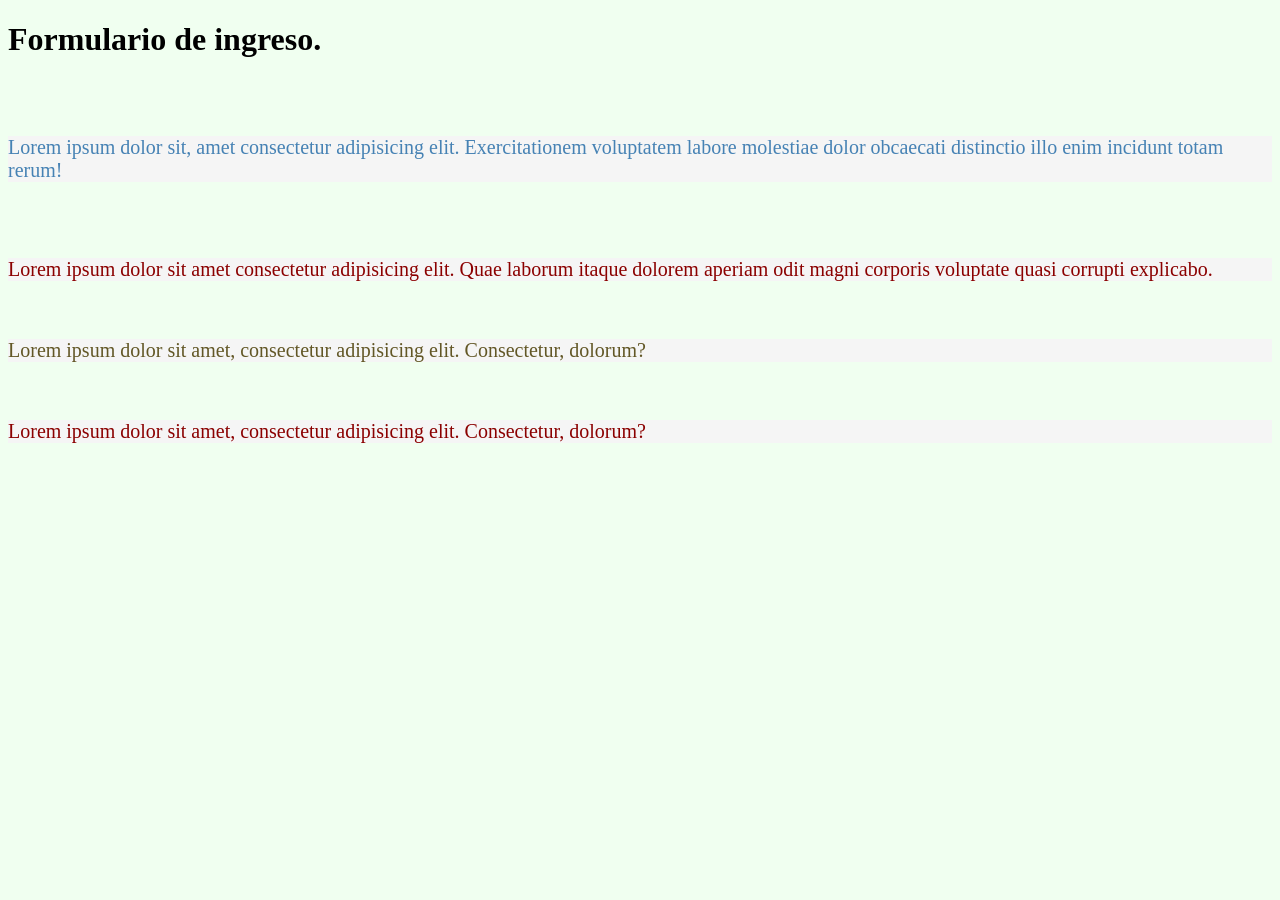
<file: 20-3-2023/index.html>
<!DOCTYPE html>
<html lang="en">
<head>
    <meta charset="UTF-8">
    <meta http-equiv="X-UA-Compatible" content="IE=edge">
    <meta name="viewport" content="width=device-width, initial-scale=1.0">
    <link href="css/style.css" rel="stylesheet">
    <title>Document</title>
</head>
<body>
    <h1>Formulario de ingreso.</h1>
    <br><br>

    <p>Lorem ipsum dolor sit, amet consectetur adipisicing elit. Exercitationem voluptatem labore molestiae dolor obcaecati distinctio illo enim incidunt totam rerum!</p>
    <br><br>
    <p class="textos">Lorem ipsum dolor sit amet consectetur adipisicing elit. Quae laborum itaque dolorem aperiam odit magni corporis voluptate quasi corrupti explicabo.</p>
    <br>
    <p id="parrafo"> Lorem ipsum dolor sit amet, consectetur adipisicing elit. Consectetur, dolorum? </p>
    <br>
    <p class="textos"> Lorem ipsum dolor sit amet, consectetur adipisicing elit. Consectetur, dolorum? </p>
</body>
</html>
</file>
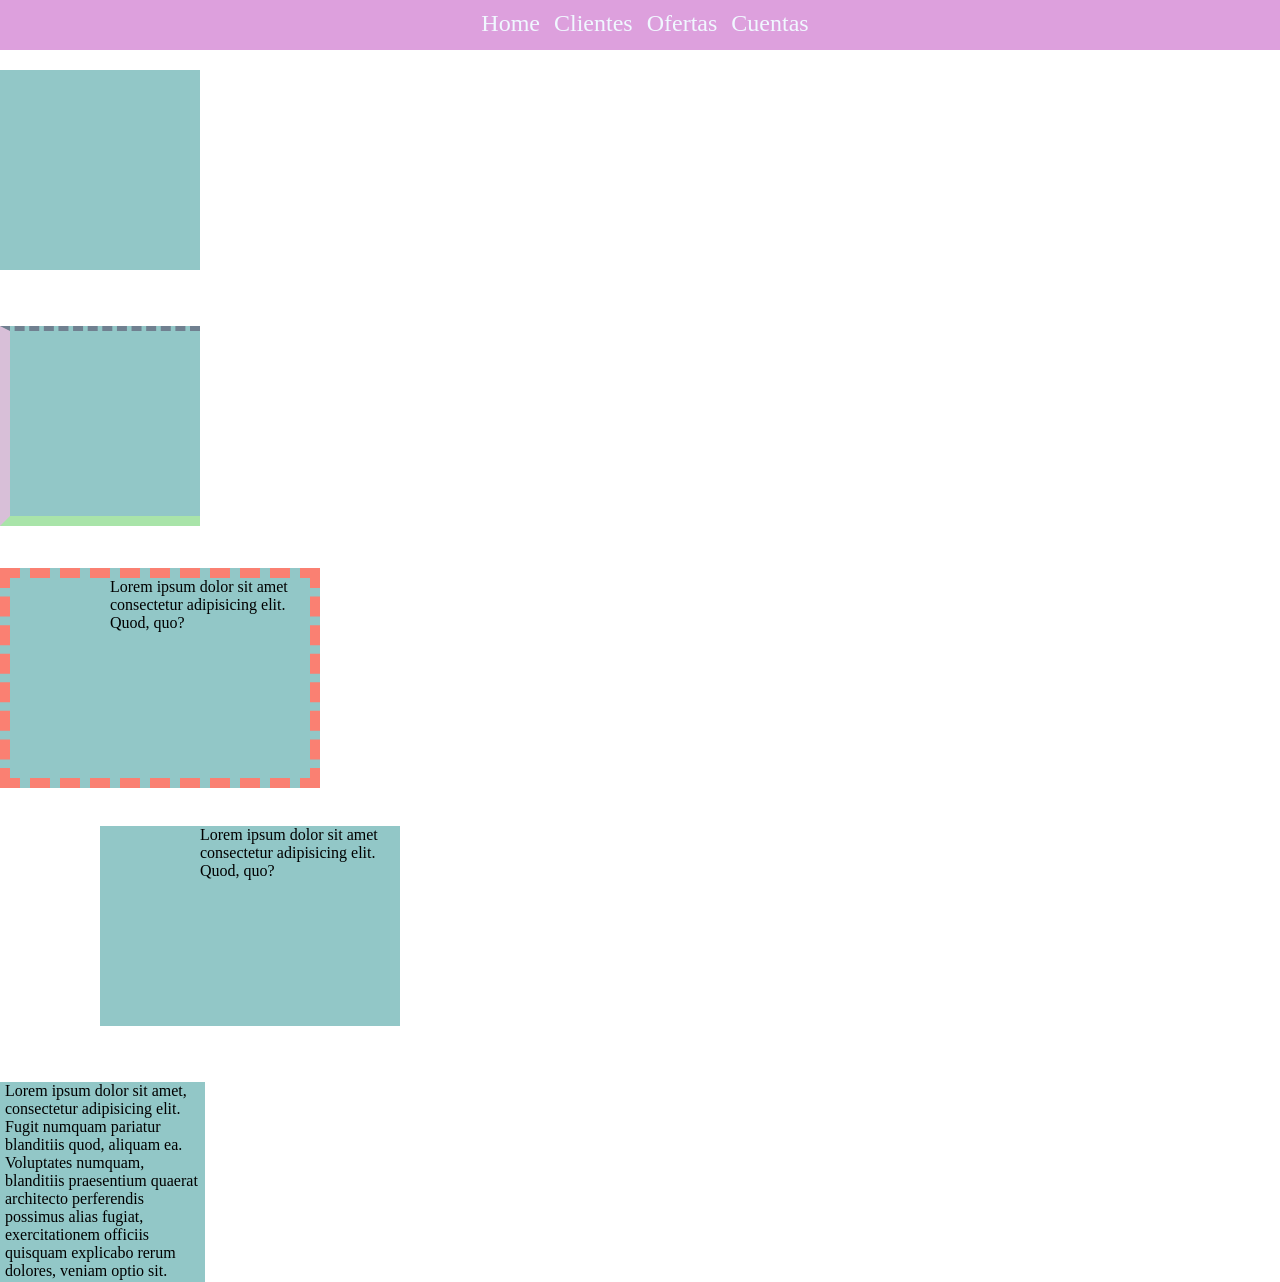
<file: 27-3-2023/index.html>
<!DOCTYPE html>
<html lang="en">
<head>
    <meta charset="UTF-8">
    <meta http-equiv="X-UA-Compatible" content="IE=edge">
    <link rel="stylesheet" href="css/style.css">
    <title>27/3/23</title>
</head>
<body>
    <ul class="menu">
        <li><a href="#"> Home</li></a>
        <li><a href="#">Clientes</li></a>
        <li><a href="#">Ofertas</li></a>
        <li><a href="#">Cuentas</li></a>
    </ul>



    <div class="caja1"></div>
    <br><br>
    <div class="caja2"></div>
    <br><br>
    <div class="caja3">
        <p>Lorem ipsum dolor sit amet consectetur adipisicing elit. Quod, quo?</p>
    </div>
    <br><br>
    <div class="caja4">
        <p>Lorem ipsum dolor sit amet consectetur adipisicing elit. Quod, quo?</p>
    </div>
    <br><br>
    <div class="caja5">
        <p>Lorem ipsum dolor sit amet, consectetur adipisicing elit. Fugit numquam pariatur blanditiis quod, aliquam ea. Voluptates numquam, blanditiis praesentium quaerat architecto perferendis possimus alias fugiat, exercitationem officiis quisquam explicabo rerum dolores, veniam optio sit. Corporis unde nihil dicta ullam ab voluptas odit excepturi, odio dignissimos minus asperiores repellat illo architecto?</p>
    </div>

    

</body>
</html>
</file>
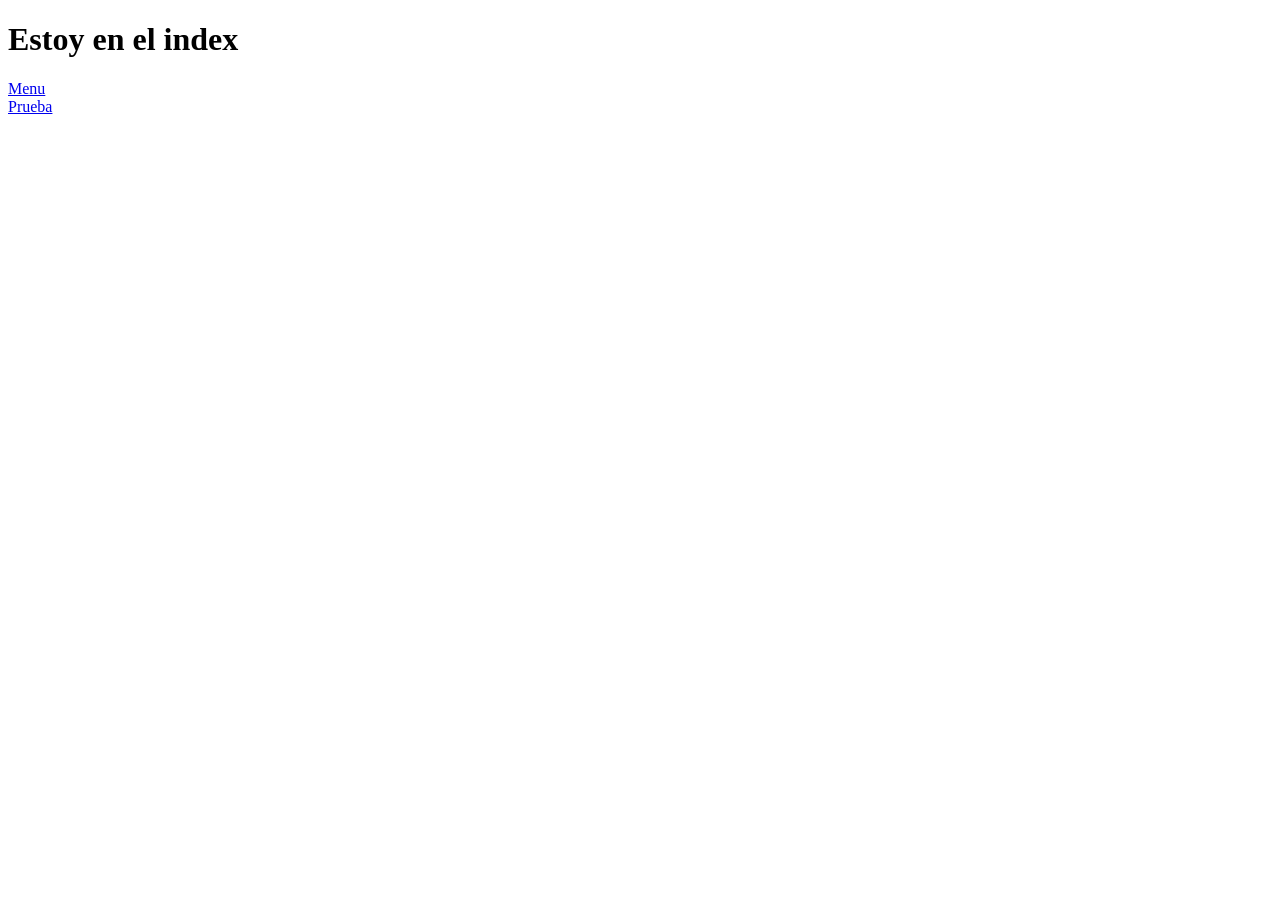
<file: Clase02/index.html>
<!DOCTYPE html>
<html lang="en">
<head>
    <meta charset="UTF-8">
    <meta http-equiv="X-UA-Compatible" content="IE=edge">
    <meta name="viewport" content="width=device-width, initial-scale=1.0">
    <title>Clase03</title>
</head>
<body>
<!--header: todo lo que tenga que ver un logo, formulario de busqueda
carrito de compras, etc-->
    
<!--nav: -->

    <h1>Estoy en el index</h1>

    <header></header>

    <article></article>
<!--article: para escribir articulo especifico. Diferencia el contenido.-->

    <main></main>
<!--main: contenido principal del body-->


<a href="menu.html">Menu</a>
<br>
<a href="prueba.html">Prueba</a>

    <footer></footer>
<!--footer: datos de la pagina (llamadas, reclamos)-->
</body>
</html>
</file>
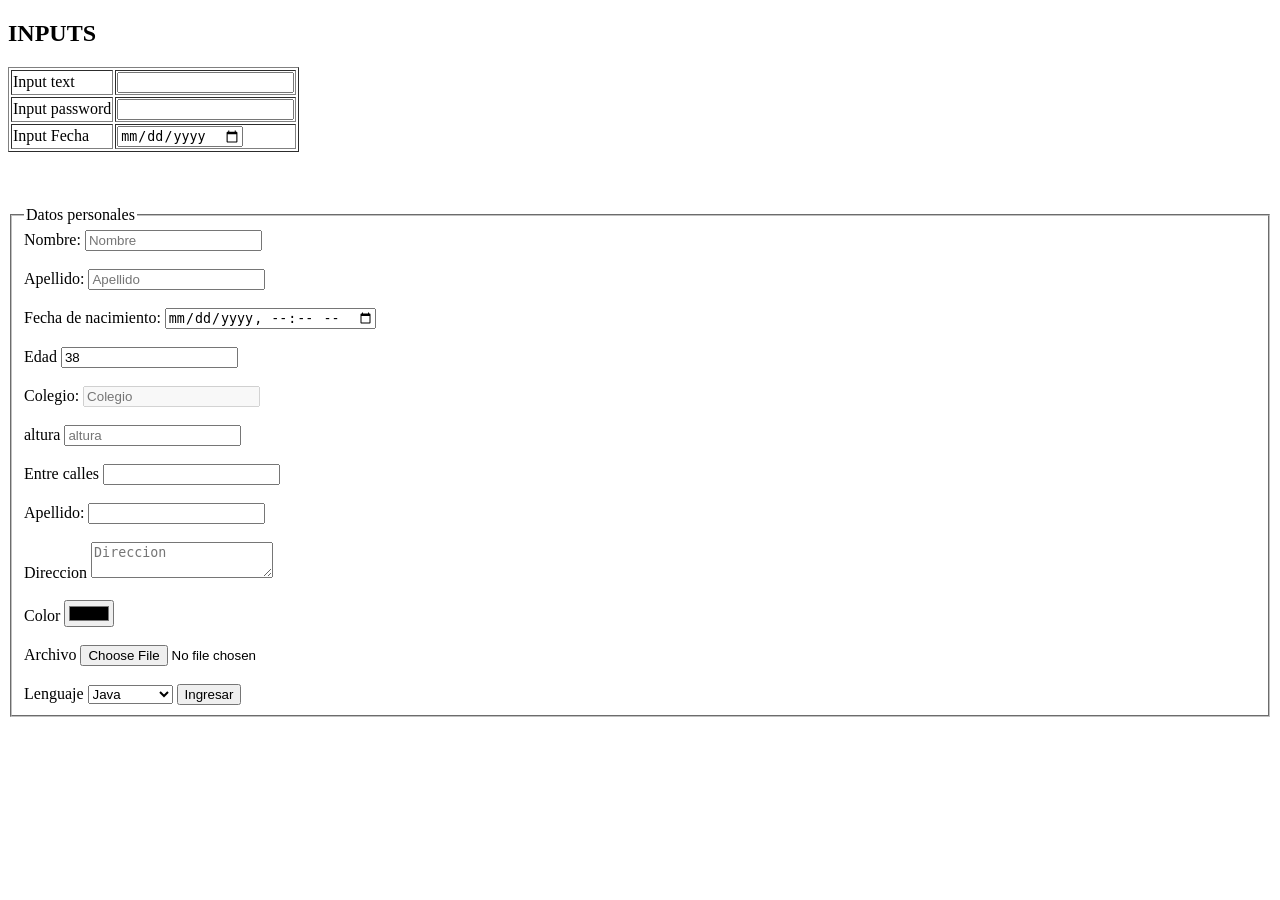
<file: Clase03/index.html>
<!DOCTYPE html>
<html lang="en">
<head>
    <meta charset="UTF-8">
    <meta http-equiv="X-UA-Compatible" content="IE=edge">
    
    <title>Document</title>
</head>
<body>
    <h2>INPUTS</h2>
    <table border="1">
        <tr><td>Input text</td><td><input type="text"></td></tr>
        <tr><td>Input password</td><td><input type="password"></td></tr>
        <tr><td>Input Fecha</td><td><input type="date"></td></tr>
    </table>
    <br><br><br>

    <fieldset>
        <legend>Datos personales</legend>
        <form action="">
        <label for="nombre">Nombre: </label>
        <input type="text" id="nombre" class="nombre" required placeholder="Nombre">
        <br><br>
        <label for="apellido">Apellido:</label>
        <input type="text" id="apellido" name="apellido" required placeholder="Apellido">
        <br><br>
        <label for="fnac">Fecha de nacimiento:</label>
        <input type="datetime-local" id="fnac" name="fnac" required>
        <br><br>
        <label for="edad">Edad</label>
        <input type="text" id="edad" class="edad" readonly value="38" placeholder="edad">
        <br><br>
        <label for="colegio">Colegio:</label>
        <input type="text" id="colegio" name="colegio" required placeholder="Colegio" disabled>
        <br><br>
        <label for="altura">altura</label>
        <input type="number" id="altura" class="altura" max="250" placeholder="altura">
        <br><br>
        <label for="ecalles">Entre calles</label>
        <input type="text" id="calle" class="calle" maxlength="15" minlength="5">
        <br><br>
        <label for="pass">Apellido:</label>
        <input type="password" id="calle" name="pass" required pattern="">
        <br><br>
        <label for="">Direccion</label>
        <textarea placeholder="Direccion" form="direccion"></textarea>
        <br><br>
        <label for="color">Color</label>
        <input type="color">
        <br><br>
        <label for="archivo">Archivo</label>
        <input type="file" name="archivo" id="archivo">
        <br><br>
        <label for="">Lenguaje</label>
        <select>
            <option value="1">Java</option>
            <option value="2">PHP</option>
            <option value="3">JavaScript</option>
        </select>
        <button type="submit">Ingresar</button>
    </form>
    </fieldset>
</body>
</html>
</file>
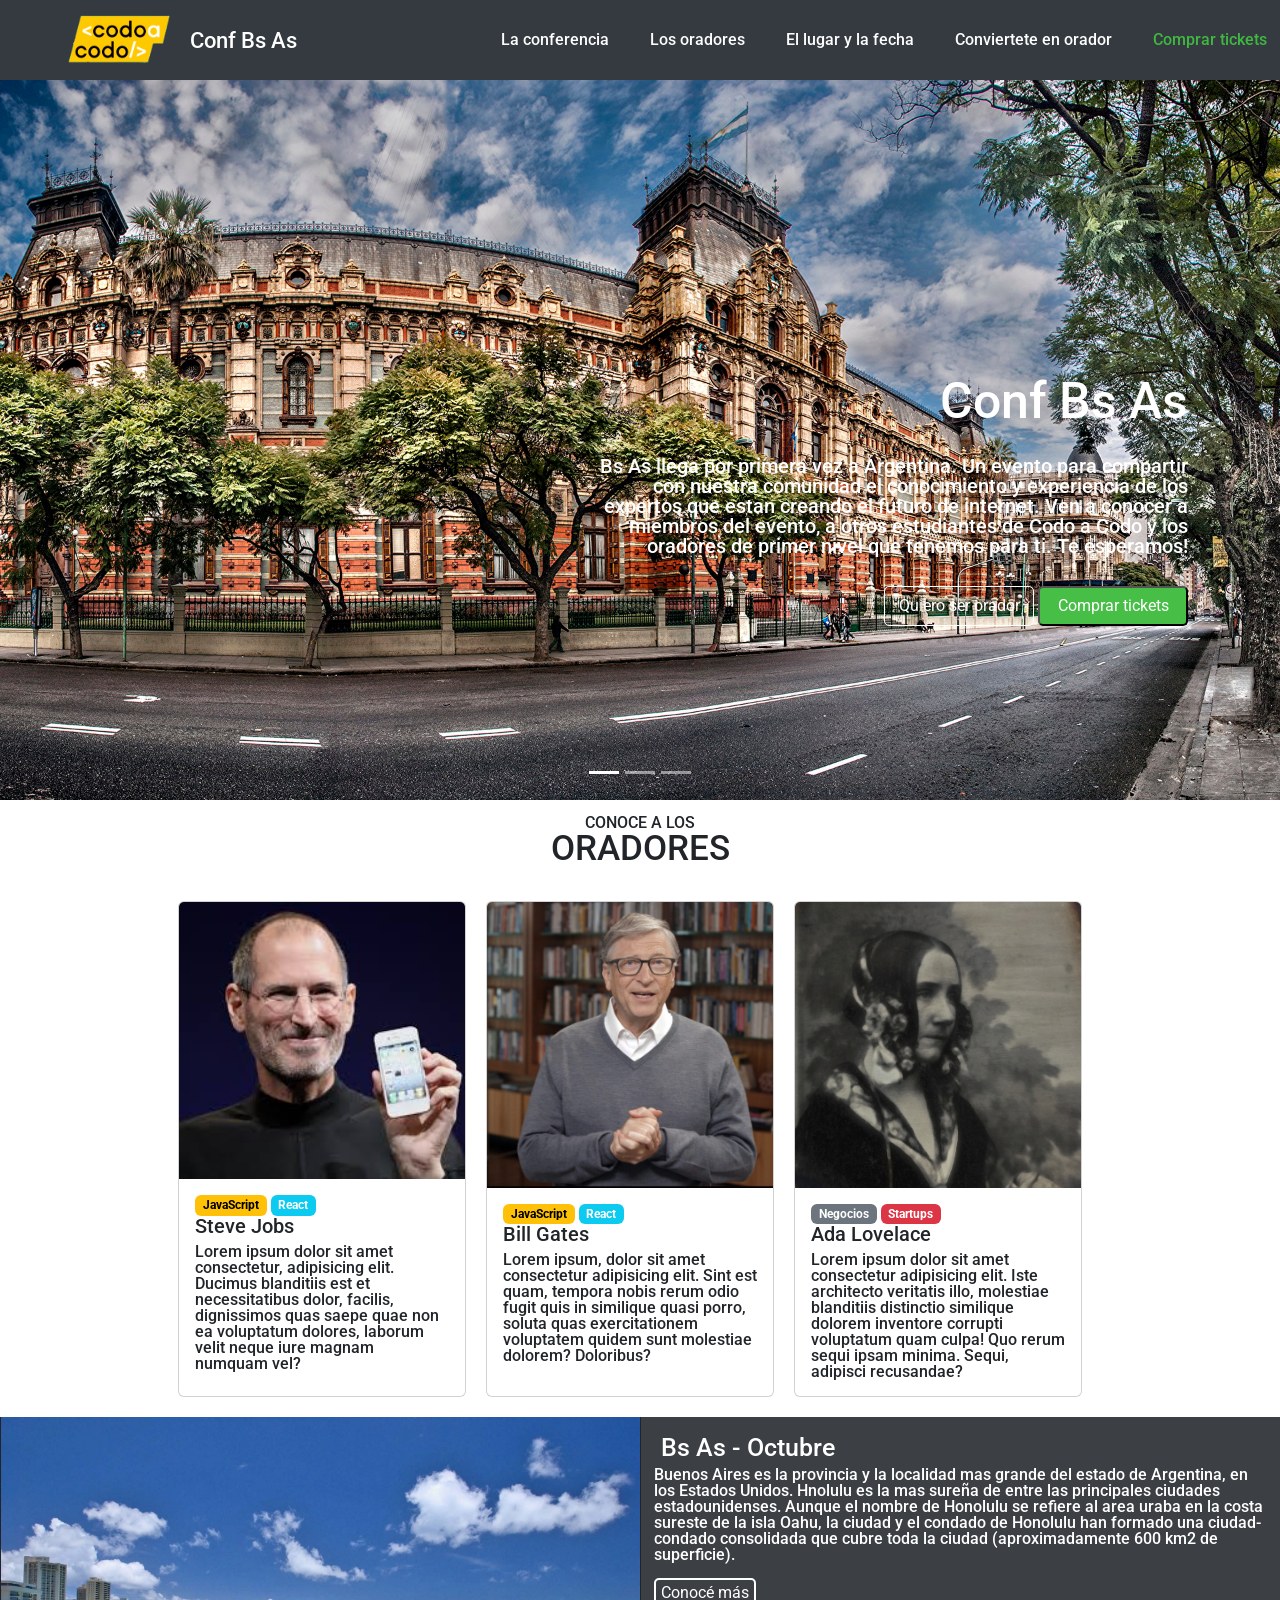
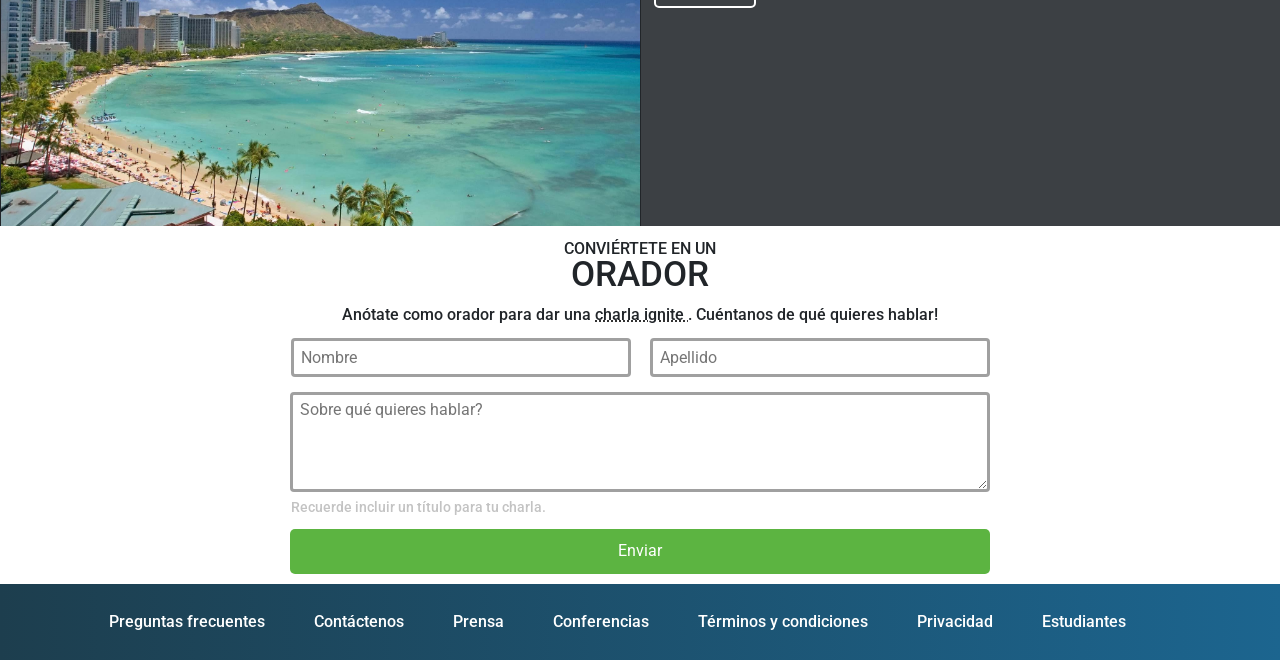
<file: Codo a codo - TP integrador/index.html>
<!DOCTYPE html>
<html lang="es">
  <head>
    <meta charset="UTF-8" />
    <meta http-equiv="X-UA-Compatible" content="IE=edge" />
    <meta name="viewport" content="width=device-width, initial-scale=1.0" />
    <link
      href="https://cdn.jsdelivr.net/npm/bootstrap@5.3.0-alpha3/dist/css/bootstrap.min.css"
      rel="stylesheet"
      integrity="sha384-KK94CHFLLe+nY2dmCWGMq91rCGa5gtU4mk92HdvYe+M/SXH301p5ILy+dN9+nJOZ"
      crossorigin="anonymous"
    />
    <script defer
      src="https://cdn.jsdelivr.net/npm/bootstrap@5.3.0-alpha3/dist/js/bootstrap.bundle.min.js"
      integrity="sha384-ENjdO4Dr2bkBIFxQpeoTz1HIcje39Wm4jDKdf19U8gI4ddQ3GYNS7NTKfAdVQSZe"
      crossorigin="anonymous"
    ></script>
    <link rel="stylesheet" href="./css/content.css" />
    <link rel="stylesheet" href="./css/footer.css" />
    <link rel="stylesheet" href="./css/header.css" />
    <link rel="stylesheet" href="./css/reset.css" />
    <link rel="preconnect" href="https://fonts.googleapis.com">
<link href="https://fonts.googleapis.com/css2?family=Roboto:ital,wght@0,100;0,300;0,500;0,700;0,900;1,100;1,300;1,400;1,500;1,700;1,900&family=Signika&display=swap" rel="stylesheet">
    <title>Codo a codo</title>
  </head>
  <body id="body">
    <header>
      <div>
        <div class="conteiner">
          <img src="./img/codoacodo.png" alt="logo-principal" id="logo" />
          <p id="conf">Conf Bs As</p>
        </div>
        <div class="conteiner">
          <nav id="nav">
            <ul>
              <li><a href="#">La conferencia </a></li>
              <li><a href="#oradores-seccion">Los oradores </a></li>
              <li><a href="#">El lugar y la fecha </a></li>
              <li><a href="#conviertete-en-orador">Conviertete en orador </a></li>
              <li id="comprar-tickets"><a href="#">Comprar tickets </a></li>
            </ul>
          </nav>
        </div>
      </div>
    </header>
    <main>
      <div
        id="carouselExampleCaptions"
        class="carousel slide"
        data-bs-ride="false"
      >
        <div class="carousel-indicators">
          <button
            type="button"
            data-bs-target="#carouselExampleCaptions"
            data-bs-slide-to="0"
            class="active"
            aria-current="true"
            aria-label="Slide 1"
          ></button>
          <button
            type="button"
            data-bs-target="#carouselExampleCaptions"
            data-bs-slide-to="1"
            aria-label="Slide 2"
          ></button>
          <button
            type="button"
            data-bs-target="#carouselExampleCaptions"
            data-bs-slide-to="2"
            aria-label="Slide 3"
          ></button>
        </div>
        <div class="carousel-inner">
          <div class="carousel-item active">
            <img
              src="./img/hawaii.jpg"
              class="d-block w-100"
              alt="Palacio-aguas-corrientes"
            />
            <div class="carousel-caption">
              <h3 class="conf">Conf Bs As</h3>
              <p class="parrafo-descripcion">
                Bs As llega por primera vez a Argentina. Un evento para
                compartir con nuestra comunidad el conocimiento y experiencia de
                los expertos que estan creando el futuro de internet. Ven a
                conocer a miembros del evento, a otros estudiantes de Codo a
                Codo y los oradores de primer nivel que tenemos para ti. Te
                esperamos!
              </p>
              <div class="botones">
                <button class="orador">Quiero ser orador</button>
                <button class="comprar">Comprar tickets</button>
              </div>
            </div>
          </div>
          <div class="carousel-item">
            <img src="./img/hawaii2.jpg" class="d-block w-100" alt="Edificio" />
            <div class="carousel-caption">
              <h3 class="conf">Conf Bs As</h3>
              <p class="parrafo-descripcion">
                Bs As llega por primera vez a Argentina. Un evento para
                compartir con nuestra comunidad el conocimiento y experiencia de
                los expertos que estan creando el futuro de internet. Ven a
                conocer a miembros del evento, a otros estudiantes de Codo a
                Codo y los oradores de primer nivel que tenemos para ti. Te
                esperamos!
              </p>
              <div class="botones">
                <button class="orador">Quiero ser orador</button>
                <button class="comprar">Comprar tickets</button>
              </div>
            </div>
          </div>
          <div class="carousel-item">
            <img src="./img/hawaii3.jpg" class="d-block w-100" alt="Obelisco" />
            <div class="carousel-caption">
              <h3 class="conf">Conf Bs As</h3>
              <p class="parrafo-descripcion">
                Bs As llega por primera vez a Argentina. Un evento para
                compartir con nuestra comunidad el conocimiento y experiencia de
                los expertos que estan creando el futuro de internet. Ven a
                conocer a miembros del evento, a otros estudiantes de Codo a
                Codo y los oradores de primer nivel que tenemos para ti. Te
                esperamos!
              </p>
              <div class="botones">
                <button class="orador">Quiero ser orador</button>
                <button class="comprar">Comprar tickets</button>
              </div>
            </div>
          </div>
        </div>
        <button
          class="carousel-control-prev"
          type="button"
          data-bs-target="#carouselExampleCaptions"
          data-bs-slide="prev"
        >
          <span class="carousel-control-prev-icon" aria-hidden="true"></span>
          <span class="visually-hidden">Previous</span>
        </button>
        <button
          class="carousel-control-next"
          type="button"
          data-bs-target="#carouselExampleCaptions"
          data-bs-slide="next"
        >
          <span class="carousel-control-next-icon" aria-hidden="true"></span>
          <span class="visually-hidden">Next</span>
        </button>
      </div>
      <section id="oradores-seccion">
        <div class="titulo-oradores">
          <h2>CONOCE A LOS</h2>
          <h3 class="titulo-orador">ORADORES</h3>
        </div>
        <div class="bloque-card">
          <div class="card" style="width: 18rem">
            <img
              src="./img/steve.jpg"
              class="card-img-top"
              alt="Foto-Steve-Jobs"
            />
            <div class="card-body">
              <span class="badge text-bg-warning">JavaScript</span>
              <span class="badge bg-info text-white">React</span>
              <h5 class="card-title">Steve Jobs</h5>
              <p class="card-text">
                Lorem ipsum dolor sit amet consectetur, adipisicing elit.
                Ducimus blanditiis est et necessitatibus dolor, facilis,
                dignissimos quas saepe quae non ea voluptatum dolores, laborum
                velit neque iure magnam numquam vel?
              </p>
            </div>
          </div>
          <div class="card" style="width: 18rem">
            <img
              src="./img/bill.jpg"
              class="card-img-top"
              alt="Foto-Bill-Gates"
            />
            <div class="card-body">
              <span class="badge text-bg-warning">JavaScript</span>
              <span class="badge bg-info text-white">React</span>
              <h5 class="card-title">Bill Gates</h5>
              <p class="card-text">
                Lorem ipsum, dolor sit amet consectetur adipisicing elit. Sint
                est quam, tempora nobis rerum odio fugit quis in similique quasi
                porro, soluta quas exercitationem voluptatem quidem sunt
                molestiae dolorem? Doloribus?
              </p>
            </div>
          </div>
          <div class="card" style="width: 18rem">
            <img
              src="./img/ada.jpeg"
              class="card-img-top"
              alt="Foto-Ada-Lovelace"
            />
            <div class="card-body">
              <span class="badge text-bg-secondary">Negocios</span>
              <span class="badge text-bg-danger">Startups</span>
              <h5 class="card-title">Ada Lovelace</h5>
              <p class="card-text">
                Lorem ipsum dolor sit amet consectetur adipisicing elit. Iste
                architecto veritatis illo, molestiae blanditiis distinctio
                similique dolorem inventore corrupti voluptatum quam culpa! Quo
                rerum sequi ipsam minima. Sequi, adipisci recusandae?
              </p>
            </div>
          </div>
        </div>
      </section>
      <section>
        <div class="block-playa">
          <div class="block">
            <img src="./img/honolulu.jpg" alt="Photo-Honolulu" id="img-playa" />
          </div>
          <div class="block">
            <div id="block-texto">
            <h2 class="localidad-mes">Bs As - Octubre</h2>
            <p class="ultimo-parrafo">
              Buenos Aires es la provincia y la localidad mas grande del estado
              de Argentina, en los Estados Unidos. Hnolulu es la mas sureña de
              entre las principales ciudades estadounidenses. Aunque el nombre
              de Honolulu se refiere al area uraba en la costa sureste de la
              isla Oahu, la ciudad y el condado de Honolulu han formado una
              ciudad-condado consolidada que cubre toda la ciudad
              (aproximadamente 600 km2 de superficie).
            </p>
            <button class="boton-conoce">Conocé más</button>
          </div>
          </div>
        </div>
      </section>
      <div id="formulario">
        <form id="conviertete-en-orador">
          <div class="titulo-oradores">
            <h2>CONVIÉRTETE EN UN</h2>
            <h3 class="titulo-orador">ORADOR</h3>
          </div>
            <h5 id="ultimo-h5">
              Anótate como orador para dar una <span class="subrayado">charla ignite </span>. Cuéntanos de qué
              quieres hablar!
            </h5>
            <div id="parte-final">
              <div id="inputs-form">
            <input type="text" name="Nombre" placeholder="Nombre" id="nombre-final" />
            <input type="text" name="Apellido" placeholder="Apellido" />
          </div>
            <div id="ultimo-textarea">
            <textarea
              name="Sobre-que-quieres-hablar?"
              cols="40"
              rows="5"
              placeholder="Sobre qué quieres hablar?"
            ></textarea>
            <p id="paragraph-form">Recuerde incluir un título para tu charla.</p>
            <button id="enviar-final">Enviar</button>
          </div>
          </div>
          </div>
        </form>
      </div>
      <footer>
        <ul>
          <li><a href="">Preguntas frecuentes</a></li>
          <li><a href="">Contáctenos</a></li>
          <li><a href="">Prensa</a></li>
          <li><a href="">Conferencias</a></li>
          <li><a href="">Términos y condiciones</a></li>
          <li><a href="">Privacidad</a></li>
          <li><a href="">Estudiantes</a></li>
        </ul>
      </footer>
    </main>
  </body>
</html>
</file>
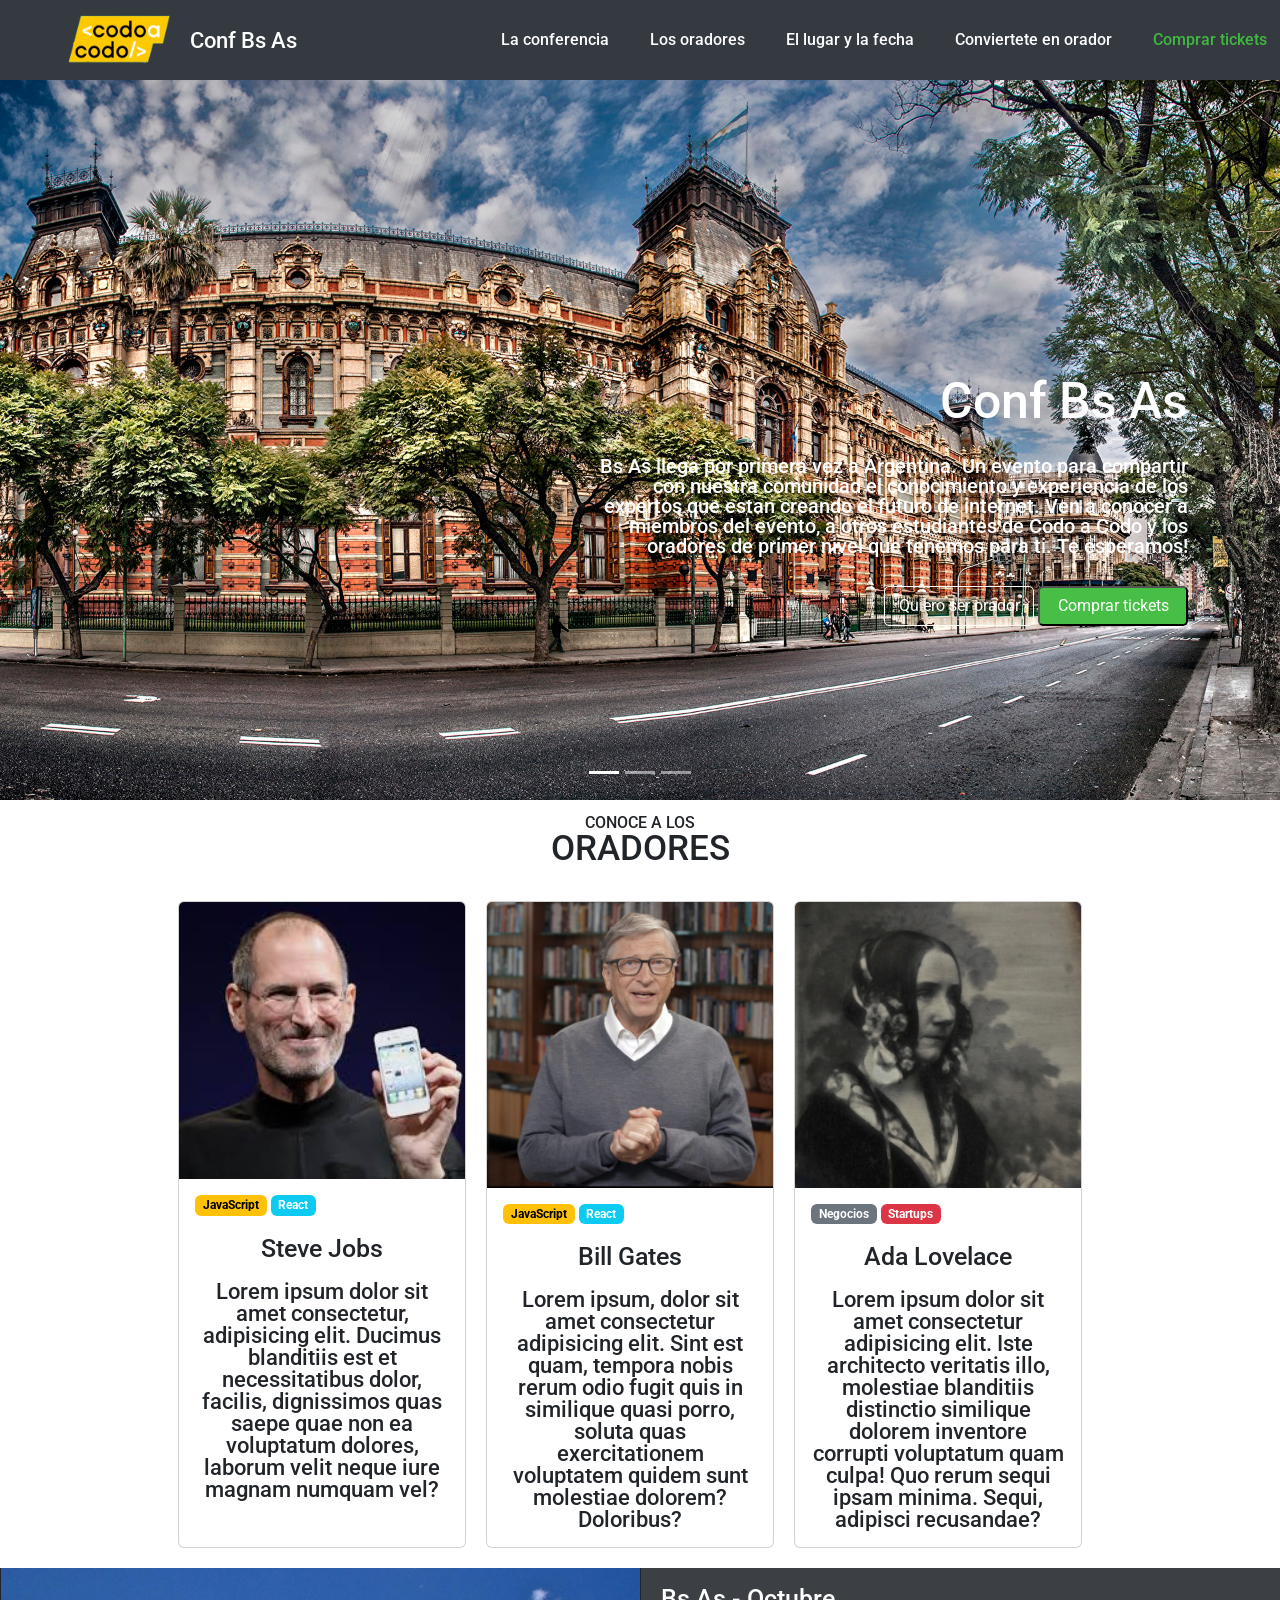
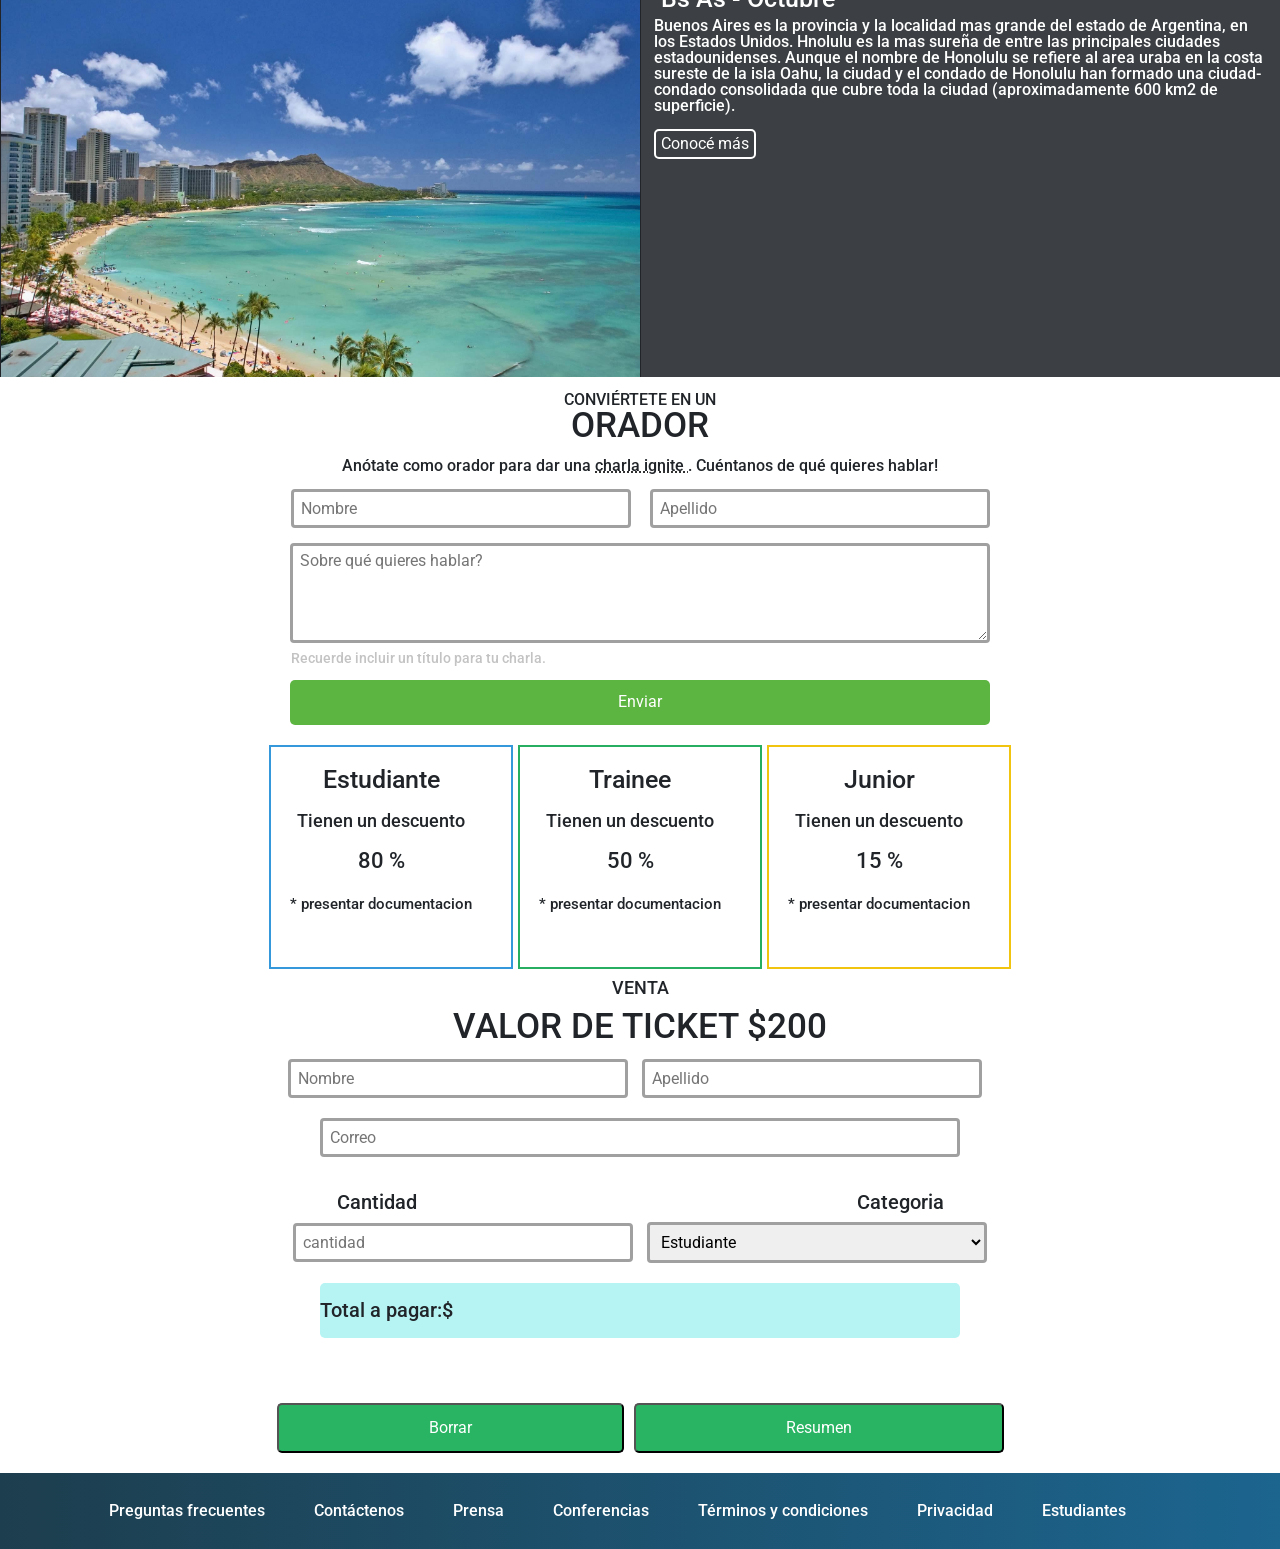
<file: trabajofinal-integrador/index.html>
<!DOCTYPE html>
<html lang="es">
  <head>
    <meta charset="UTF-8" />
    <meta http-equiv="X-UA-Compatible" content="IE=edge" />
    <meta name="viewport" content="width=device-width, initial-scale=1.0" />
    <link
      href="https://cdn.jsdelivr.net/npm/bootstrap@5.3.0-alpha3/dist/css/bootstrap.min.css"
      rel="stylesheet"
      integrity="sha384-KK94CHFLLe+nY2dmCWGMq91rCGa5gtU4mk92HdvYe+M/SXH301p5ILy+dN9+nJOZ"
      crossorigin="anonymous"
    />
    <script defer
      src="https://cdn.jsdelivr.net/npm/bootstrap@5.3.0-alpha3/dist/js/bootstrap.bundle.min.js"
      integrity="sha384-ENjdO4Dr2bkBIFxQpeoTz1HIcje39Wm4jDKdf19U8gI4ddQ3GYNS7NTKfAdVQSZe"
      crossorigin="anonymous"
    ></script>

    <script defer
    src="JS/app.js"></script>

    <link rel="stylesheet" href="./css/content.css" />
    <link rel="stylesheet" href="./css/footer.css" />
    <link rel="stylesheet" href="./css/header.css" />
    <link rel="stylesheet" href="./css/tickets.css" />
    <link rel="stylesheet" href="./css/reset.css" />
    <link rel="preconnect" href="https://fonts.googleapis.com">
<link href="https://fonts.googleapis.com/css2?family=Roboto:ital,wght@0,100;0,300;0,500;0,700;0,900;1,100;1,300;1,400;1,500;1,700;1,900&family=Signika&display=swap" rel="stylesheet">
    <title>Codo a codo</title>
  </head>
  <body id="body">
    <header>
      <div>
        <div class="conteiner">
          <img src="./img/codoacodo.png" alt="logo-principal" id="logo" />
          <p id="conf">Conf Bs As</p>
        </div>
        <div class="conteiner">
          <nav id="nav">
            <ul>
              <li><a href="#">La conferencia </a></li>
              <li><a href="#oradores-seccion">Los oradores </a></li>
              <li><a href="#">El lugar y la fecha </a></li>
              <li><a href="#conviertete-en-orador">Conviertete en orador </a></li>
              <li id="comprar-tickets"><a href="#tickets-section">Comprar tickets </a></li>
            </ul>
          </nav>
        </div>
      </div>
    </header>
    <main>
      <div
        id="carouselExampleCaptions"
        class="carousel slide"
        data-bs-ride="false"
      >
        <div class="carousel-indicators">
          <button
            type="button"
            data-bs-target="#carouselExampleCaptions"
            data-bs-slide-to="0"
            class="active"
            aria-current="true"
            aria-label="Slide 1"
          ></button>
          <button
            type="button"
            data-bs-target="#carouselExampleCaptions"
            data-bs-slide-to="1"
            aria-label="Slide 2"
          ></button>
          <button
            type="button"
            data-bs-target="#carouselExampleCaptions"
            data-bs-slide-to="2"
            aria-label="Slide 3"
          ></button>
        </div>
        <div class="carousel-inner">
          <div class="carousel-item active">
            <img
              src="./img/hawaii.jpg"
              class="d-block w-100"
              alt="Palacio-aguas-corrientes"
            />
            <div class="carousel-caption">
              <h3 class="conf">Conf Bs As</h3>
              <p class="parrafo-descripcion">
                Bs As llega por primera vez a Argentina. Un evento para
                compartir con nuestra comunidad el conocimiento y experiencia de
                los expertos que estan creando el futuro de internet. Ven a
                conocer a miembros del evento, a otros estudiantes de Codo a
                Codo y los oradores de primer nivel que tenemos para ti. Te
                esperamos!
              </p>
              <div class="botones">
                <button class="orador">Quiero ser orador</button>
                <button class="comprar">Comprar tickets</button>
              </div>
            </div>
          </div>
          <div class="carousel-item">
            <img src="./img/hawaii2.jpg" class="d-block w-100" alt="Edificio" />
            <div class="carousel-caption">
              <h3 class="conf">Conf Bs As</h3>
              <p class="parrafo-descripcion">
                Bs As llega por primera vez a Argentina. Un evento para
                compartir con nuestra comunidad el conocimiento y experiencia de
                los expertos que estan creando el futuro de internet. Ven a
                conocer a miembros del evento, a otros estudiantes de Codo a
                Codo y los oradores de primer nivel que tenemos para ti. Te
                esperamos!
              </p>
              <div class="botones">
                <button class="orador">Quiero ser orador</button>
                <button class="comprar">Comprar tickets</button>
              </div>
            </div>
          </div>
          <div class="carousel-item">
            <img src="./img/hawaii3.jpg" class="d-block w-100" alt="Obelisco" />
            <div class="carousel-caption">
              <h3 class="conf">Conf Bs As</h3>
              <p class="parrafo-descripcion">
                Bs As llega por primera vez a Argentina. Un evento para
                compartir con nuestra comunidad el conocimiento y experiencia de
                los expertos que estan creando el futuro de internet. Ven a
                conocer a miembros del evento, a otros estudiantes de Codo a
                Codo y los oradores de primer nivel que tenemos para ti. Te
                esperamos!
              </p>
              <div class="botones">
                <button class="orador">Quiero ser orador</button>
                <button class="comprar">Comprar tickets</button>
              </div>
            </div>
          </div>
        </div>
        <button
          class="carousel-control-prev"
          type="button"
          data-bs-target="#carouselExampleCaptions"
          data-bs-slide="prev"
        >
          <span class="carousel-control-prev-icon" aria-hidden="true"></span>
          <span class="visually-hidden">Previous</span>
        </button>
        <button
          class="carousel-control-next"
          type="button"
          data-bs-target="#carouselExampleCaptions"
          data-bs-slide="next"
        >
          <span class="carousel-control-next-icon" aria-hidden="true"></span>
          <span class="visually-hidden">Next</span>
        </button>
      </div>
      <section id="oradores-seccion">
        <div class="titulo-oradores">
          <h2>CONOCE A LOS</h2>
          <h3 class="titulo-orador">ORADORES</h3>
        </div>
        <div class="bloque-card">
          <div class="card" style="width: 18rem">
            <img
              src="./img/steve.jpg"
              class="card-img-top"
              alt="Foto-Steve-Jobs"
            />
            <div class="card-body">
              <span class="badge text-bg-warning">JavaScript</span>
              <span class="badge bg-info text-white">React</span>
              <h5 class="card-title">Steve Jobs</h5>
              <p class="card-text">
                Lorem ipsum dolor sit amet consectetur, adipisicing elit.
                Ducimus blanditiis est et necessitatibus dolor, facilis,
                dignissimos quas saepe quae non ea voluptatum dolores, laborum
                velit neque iure magnam numquam vel?
              </p>
            </div>
          </div>
          <div class="card" style="width: 18rem">
            <img
              src="./img/bill.jpg"
              class="card-img-top"
              alt="Foto-Bill-Gates"
            />
            <div class="card-body">
              <span class="badge text-bg-warning">JavaScript</span>
              <span class="badge bg-info text-white">React</span>
              <h5 class="card-title">Bill Gates</h5>
              <p class="card-text">
                Lorem ipsum, dolor sit amet consectetur adipisicing elit. Sint
                est quam, tempora nobis rerum odio fugit quis in similique quasi
                porro, soluta quas exercitationem voluptatem quidem sunt
                molestiae dolorem? Doloribus?
              </p>
            </div>
          </div>
          <div class="card" style="width: 18rem">
            <img
              src="./img/ada.jpeg"
              class="card-img-top"
              alt="Foto-Ada-Lovelace"
            />
            <div class="card-body">
              <span class="badge text-bg-secondary">Negocios</span>
              <span class="badge text-bg-danger">Startups</span>
              <h5 class="card-title">Ada Lovelace</h5>
              <p class="card-text">
                Lorem ipsum dolor sit amet consectetur adipisicing elit. Iste
                architecto veritatis illo, molestiae blanditiis distinctio
                similique dolorem inventore corrupti voluptatum quam culpa! Quo
                rerum sequi ipsam minima. Sequi, adipisci recusandae?
              </p>
            </div>
          </div>
        </div>
      </section>
      <section>
        <div class="block-playa">
          <div class="block">
            <img src="./img/honolulu.jpg" alt="Photo-Honolulu" id="img-playa" />
          </div>
          <div class="block">
            <div id="block-texto">
            <h2 class="localidad-mes">Bs As - Octubre</h2>
            <p class="ultimo-parrafo">
              Buenos Aires es la provincia y la localidad mas grande del estado
              de Argentina, en los Estados Unidos. Hnolulu es la mas sureña de
              entre las principales ciudades estadounidenses. Aunque el nombre
              de Honolulu se refiere al area uraba en la costa sureste de la
              isla Oahu, la ciudad y el condado de Honolulu han formado una
              ciudad-condado consolidada que cubre toda la ciudad
              (aproximadamente 600 km2 de superficie).
            </p>
            <button class="boton-conoce">Conocé más</button>
          </div>
          </div>
        </div>
      </section>
      <div id="formulario">
        <form id="conviertete-en-orador">
          <div class="titulo-oradores">
            <h2>CONVIÉRTETE EN UN</h2>
            <h3 class="titulo-orador">ORADOR</h3>
          </div>
            <h5 id="ultimo-h5">
              Anótate como orador para dar una <span class="subrayado">charla ignite </span>. Cuéntanos de qué
              quieres hablar!
            </h5>
            <div id="parte-final">
              <div id="inputs-form">
            <input type="text" name="Nombre" placeholder="Nombre" id="nombre-final" />
            <input type="text" name="Apellido" placeholder="Apellido" />
          </div>
            <div id="ultimo-textarea">
            <textarea
              name="Sobre-que-quieres-hablar?"
              cols="40"
              rows="5"
              placeholder="Sobre qué quieres hablar?"
            ></textarea>
            <p id="paragraph-form">Recuerde incluir un título para tu charla.</p>
            <button id="enviar-final">Enviar</button>
          </div>
          </div>
          </div>
        </form>
      </div>

      <section id="tickets-section">
        <div id="card-estudiante">
        <div class="card-ticket" >
            <h5 class="card-title">Estudiante</h5>
            <h6 class="card-subtitle">Tienen un descuento</h6>
            <p class="card-text">80 %</p>
            <p class="card-presentation"> * presentar documentacion</p>
            </div>
          </div>

          <div id="card-trainee">
          <div class="card-ticket" >
              <h5 class="card-title">Trainee</h5>
              <h6 class="card-subtitle">Tienen un descuento</h6>
              <p class="card-text">50 %</p>
              <p class="card-presentation"> * presentar documentacion</p>
            </div>
          </div>

        <div id="card-junior">
            <div class="card-ticket" >
                <h5 class="card-title">Junior</h5>
                <h6 class="card-subtitle">Tienen un descuento</h6>
                <p class="card-text">15 %</p>
                <p class="card-presentation"> * presentar documentacion</p>
              </div>
            </div>

        </div>

    </section>

    <section id="venta-ticket">

      <div id="venta">
        <p>VENTA</p>
      </div>

      <div id="valor-ticket">
        <h3 id="ticket-h3">VALOR DE TICKET $200</h3>
      </div>

    </section>

    <form id="formularioInscripcion" method="get">
    <div id="inputs-finales">

      <div id="inputs-ticket">
        <input type="text" class="nombre-apellido-ticket" placeholder="Nombre" >
        <input type="text" class="nombre-apellido-ticket" placeholder="Apellido" >
      </div>
    </div>

      <div>
        <input type="text" placeholder="Correo" name="correo" id="input-correo" >
      </div>


      <div id="cant-categ">
        <label id="cantidad" >Cantidad</label>

        <label id="categoria" >Categoria</label>

      </div>

      <div id="input-select">
        <input type="number" placeholder="cantidad" id="inputCantidad">

        <select id="selectElement">
          <option value="estudiante" >Estudiante</option>
          <option value="trainee" >Trainee</option>
          <option value="junior" >Junior</option>
        </select>
      </div>


  <div id="total-pago">
   <p> Total a pagar:$ <span id="precio-total"></span> </p>
  </div>

  <div id="btn-borrar-resumen">
    <button type="reset" class="btn-final">Borrar</button>
    <button type="submit" class="btn-final">Resumen</button>
  </div>

</form>

      <footer>
        <ul>
          <li><a href="">Preguntas frecuentes</a></li>
          <li><a href="">Contáctenos</a></li>
          <li><a href="">Prensa</a></li>
          <li><a href="">Conferencias</a></li>
          <li><a href="">Términos y condiciones</a></li>
          <li><a href="">Privacidad</a></li>
          <li><a href="">Estudiantes</a></li>
        </ul>
      </footer>
    </main>
  </body>
</html>
</file>
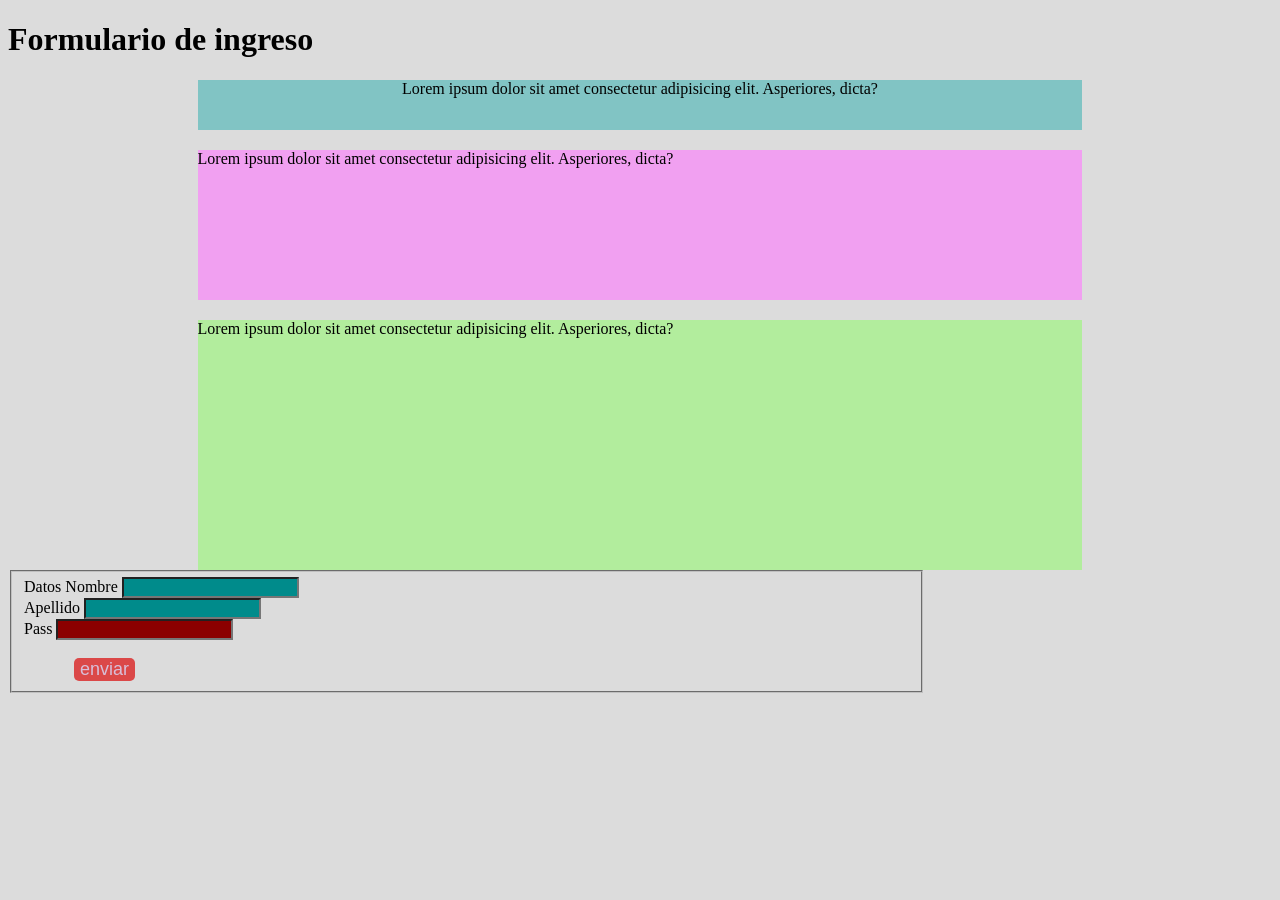
<file: 20-3-2023/ingreso.html>
<!DOCTYPE html>
<html lang="en">
<head>
    <meta charset="UTF-8">
    <meta http-equiv="X-UA-Compatible" content="IE=edge">
    <meta name="viewport" content="width=device-width, initial-scale=1.0">
    <link rel="stylesheet" href="css/style_ingreso.css">
    <title>Document</title>
</head>
<body>
    <h1>Formulario de ingreso</h1>

    <div id="div1">
        <p>Lorem ipsum dolor sit amet consectetur adipisicing elit. Asperiores, dicta?</p>
    </div>

    <div id="div2">
        <p>Lorem ipsum dolor sit amet consectetur adipisicing elit. Asperiores, dicta?</p>
    </div>

    <div id="div3">
        <p>Lorem ipsum dolor sit amet consectetur adipisicing elit. Asperiores, dicta?</p>
    </div>

    <fieldset>
        <label>Datos</label>
        <label for="">Nombre</label>
        <input type="text" placeholder="">
        <br>
        <label for="">Apellido</label>
        <input type="text" placeholder="">
        <br>
        <label for="">Pass</label>
        <input type="password">
        <br><br>
        <input type="submit" value="enviar">
    </fieldset>

</body>
</html>
</file>
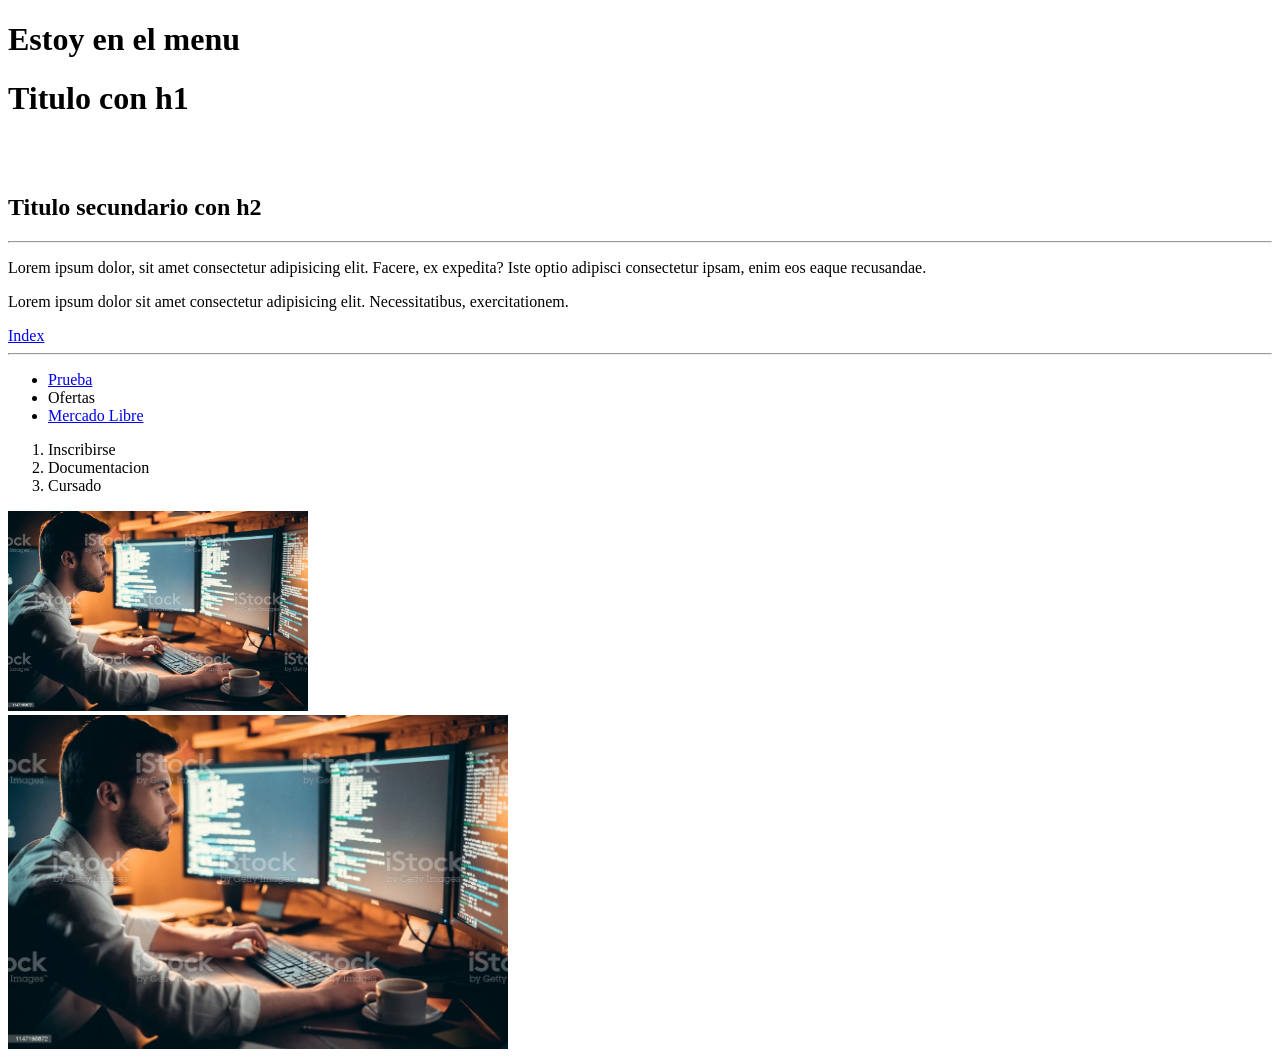
<file: Clase02/menu.html>
<!DOCTYPE html>
<html lang="en">
<head>
    <meta charset="UTF-8">
    <meta http-equiv="X-UA-Compatible" content="IE=edge">
   
    <title>Menu</title>
</head>
<body>

    <h1>Estoy en el menu</h1>

    <h1>Titulo con h1</h1>
    <br><br>
    <h2>Titulo secundario con h2</h2>

    <hr>
    <p>Lorem ipsum dolor, sit amet consectetur adipisicing elit. Facere, ex expedita? Iste optio adipisci consectetur ipsam, enim eos eaque recusandae.</p>
    <p>Lorem ipsum dolor sit amet consectetur adipisicing elit. Necessitatibus, exercitationem.</p>
    
    <a href="index.html">Index</a>

    <hr>

    <ul>
        <li><a href="prueba.html">Prueba</a></li>
        <li>Ofertas</li>
        <li><a href="https://www.mercadolibre.com.ar/" target="_blank">Mercado Libre</a></li>
    </ul>

    <ol>
        <li>Inscribirse</li>
        <li>Documentacion</li>
        <li>Cursado</li>
    </ol>

    <a href=""></a>

    <img src="img/img-ejemplo.jpg" width="300" alt="imagen_programador">
    <br>
    <img src="img/img-ejemplo.jpg" width="500">
</body>
</html>
</file>
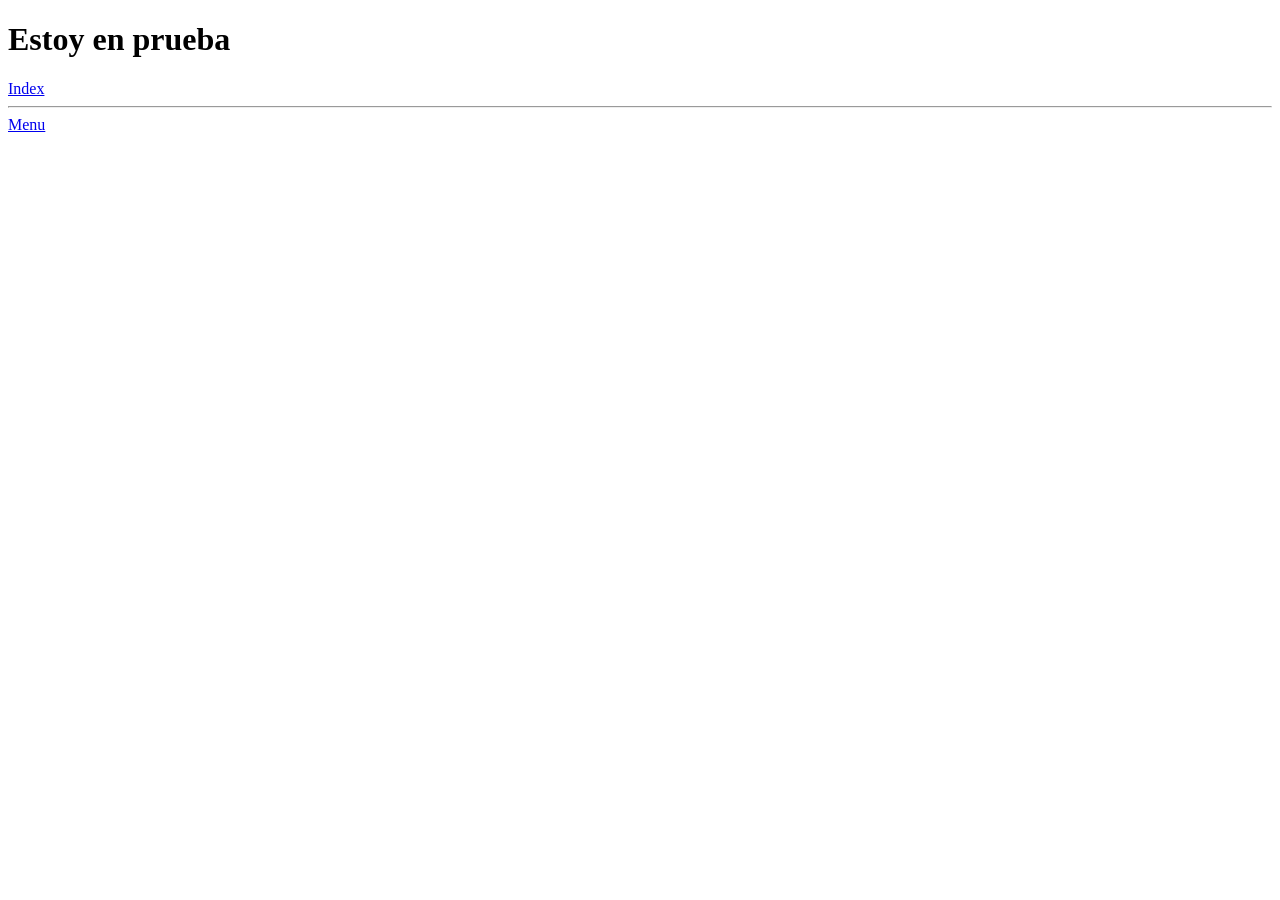
<file: Clase02/prueba.html>
<!DOCTYPE html>
<html lang="en">
<head>
    <meta charset="UTF-8">
    <meta http-equiv="X-UA-Compatible" content="IE=edge">
   
    <title>Prueba</title>
</head>
<body>
    <h1>Estoy en prueba</h1>
    
    <a href="index.html">Index</a>
    <br>
    <hr>
    <a href="menu.html">Menu</a>

</body>
</html>
</file>
<file: 20-3-2023/css/style.css>
body{
    background-color: honeydew;
}

p{
    background-color: whitesmoke;
    color: steelblue;
    font-size: 20px;
}
/*Selector ID con un " # "*/

#parrafo{
    color: rgb(98, 87, 38);
}
/*Selector de clase " . "*/
.textos{
color: darkred;
}
</file>
<file: 27-3-2023/css/style.css>
*{
    margin: 0;
    padding: 0;

}
div{
    margin-top: 20px;
    background-color: rgb(146, 199, 199);
    width: 200px;
    height: 200px;
    
}

.caja2{
    border: 10px solid rgb(169, 228, 169);
    border-left: 10px solid thistle;
    border-right: 12px snow;
    border-top: 5px dashed slategray;
    box-sizing: border-box;
    display: inline-block;
    width: 200px;
    height: 200px;
}

.caja3{
    border: 10px dashed salmon;
    padding-left: 100px;
    display: inline-block;
}

.caja4{
    border: 0px 0px 0px 10px dashed salmon;
    padding-left: 100px;
    margin-left: 100px;
}
.caja5{
    padding-left: 5px;
    overflow: auto;
    overflow: hidden;
    overflow: visible;
    overflow: scroll;
}
.menu{
    background-color: plum;
    color: whitesmoke;
    width: 100%;
    text-align: center;
    height: 50px;
    padding-top: 10px;
    box-sizing: border-box;
    list-style-type: none;
}
.menu li{
    display: inline;
    font-size: 24px;
    margin-left: 10px;
}

.menu li a{
    text-decoration: none;
    color: aliceblue;
}
</file>
<file: Codo a codo - TP integrador/css/content.css>
#body {
    font-family: 'Roboto';
    font-weight: 500;
}

.carousel-caption{
    text-align: right;
    margin-right: -100px;
    margin-top: -20px;
    padding-bottom: 12%;
}

.conf{
    font-size: 50px;
    padding-bottom: 30px;
}

.parrafo-descripcion{
    font-size: 20px;
    margin-left: 40%;
}

.botones{
    padding-top: 30px;
}
.orador{
    border-radius: 5px;
    background-color: transparent;
    border: 1.7px solid white;
    color: white;
    width: 150px;
    height: 40px;
}
.orador:hover{
    background-color: rgb(201, 202, 202);
}
.comprar{
    border-radius: 5px;
    background-color: rgb(71, 191, 71);
    color: white;
    width: 150px;
    height: 40px;
}

.bloque-card{
    display: flex;
    justify-content: center;
    padding: 20px;
}
.card{
    display: flex;
    margin-right: 20px;
}

#img-playa{
    width: 100%;
    height: 100%;
}

.block-playa{
    display: flex;
}

.block{
    background-color: #3c4044;
    width: 100%;
    border-left: 1px solid !important;
}
#block-texto{
    padding: 11px 13px;
}

.titulo-oradores{
    text-align: center;
    padding: 15px;
}

.titulo-orador{
    font-size: 35px;
}

#oradores-presentacion{
    font-size: 35px;
}
.card-title{
    font-size: 20px;
}

.localidad-mes {
    font-size: 25px;
    color: white;
    padding: 7px;
}

.ultimo-parrafo {
    margin-bottom: 15px;
    color: white;
}

.boton-conoce {
    color: #ffffff;
    cursor: pointer;
    background-color: transparent;
    border: 2px solid #ffffff;
    border-radius: 5px;
    padding: 5px;
}


#conviertete-orador{
    text-align: center;
    margin-bottom: 30px;
}

#ultimo-h5{
    text-align: center;
    text-decoration: dotted;
}
#ultimo-h5 span {
    Text-decoration: underline dotted black;
}

#parte-final{
    text-align: center;
    width: 100%;
    margin: 0 auto;
}

#ultimo-textarea{
    display: block;
    margin-bottom: 10px;
    width: 100%;
    box-sizing: border-box;
}

#enviar-final{
    border-radius: 5px;
    border: none;
    background-color: #5cb441;
    color: white;
    width: 700px;
    height: 45px;
}

textarea{
    width: 700px;
    padding: 7px;
    border: 3px solid rgb(160, 160, 160);
    border-radius: 4px;
}
input{
    width: 340px;
    border: 3px solid rgb(160, 160, 160);
    border-radius: 4px;
    padding: 7px;
}
#inputs-form {
    padding: 15px 0;
}
#nombre-final{
    margin: 0 15px 0 0;
}

#paragraph-form {
    text-align: center;
    margin: 5px 444px 15px 0;
    font-size: 14px;
    color: #c3c3c3;
}
</file>
<file: Codo a codo - TP integrador/css/footer.css>
footer {
    background-image: linear-gradient(to right, #1d3e4e, #1c658f);
}
footer ul {
    text-align: center;
    padding: 30px;
}

footer li {
    display: inline-block;
    margin-right: 45px;
}

footer ul li a{
    color: #ffffff;
    text-decoration: none;
}
</file>
<file: Codo a codo - TP integrador/css/header.css>
header {
    background-color: #343a40;
}

header div {
    display: flex;
    justify-content: space-between;
    align-items: center;
}

.conteiner ul {
    display: flex;
    justify-content: flex-end;
}

.conteiner li{
    margin-left: 15px;
}
.conteiner a {
    text-align: right;

    padding: 0 3px;
    color: rgb(253, 253, 253);
    margin-right: 10px;
    margin-left: 10px;
}

#logo {
    width: 100%;
    height: 80px;
    margin-left: 50px;
}

nav {
    display: inline-block;
    vertical-align: middle;
    text-align: right;
    margin-right: 100px;
    color: aliceblue;
}

ul {
    list-style: none;
    margin: 0;
    padding: 0;
    text-align: right;
}

nav li a{
    display: inline-block;
    margin-right: 100px;
    text-decoration: none;
    color: white;
}

#conf{
    color: white;
    font-size: 1.4rem;
    text-align: center;
    width: 100%;
}

#comprar-tickets a{
   color: rgb(64, 183, 64);
}
</file>
<file: trabajofinal-integrador/css/content.css>
#body {
    font-family: 'Roboto';
    font-weight: 500;
}

.carousel-caption{
    text-align: right;
    margin-right: -100px;
    margin-top: -20px;
    padding-bottom: 12%;
}

.conf{
    font-size: 50px;
    padding-bottom: 30px;
}

.parrafo-descripcion{
    font-size: 20px;
    margin-left: 40%;
}

.botones{
    padding-top: 30px;
}
.orador{
    border-radius: 5px;
    background-color: transparent;
    border: 1.7px solid white;
    color: white;
    width: 150px;
    height: 40px;
}
.orador:hover{
    background-color: rgb(201, 202, 202);
}
.comprar{
    border-radius: 5px;
    background-color: rgb(71, 191, 71);
    color: white;
    width: 150px;
    height: 40px;
}

.bloque-card{
    display: flex;
    justify-content: center;
    padding: 20px;
}
.card{
    display: flex;
    margin-right: 20px;
}

#img-playa{
    width: 100%;
    height: 100%;
}

.block-playa{
    display: flex;
}

.block{
    background-color: #3c4044;
    width: 100%;
    border-left: 1px solid !important;
}
#block-texto{
    padding: 11px 13px;
}

.titulo-oradores{
    text-align: center;
    padding: 15px;
}

.titulo-orador{
    font-size: 35px;
}

#oradores-presentacion{
    font-size: 35px;
}
.card-title{
    font-size: 20px;
}

.localidad-mes {
    font-size: 25px;
    color: white;
    padding: 7px;
}

.ultimo-parrafo {
    margin-bottom: 15px;
    color: white;
}

.boton-conoce {
    color: #ffffff;
    cursor: pointer;
    background-color: transparent;
    border: 2px solid #ffffff;
    border-radius: 5px;
    padding: 5px;
}


#conviertete-orador{
    text-align: center;
    margin-bottom: 30px;
}

#ultimo-h5{
    text-align: center;
    text-decoration: dotted;
}
#ultimo-h5 span {
    Text-decoration: underline dotted black;
}

#parte-final{
    text-align: center;
    width: 100%;
    margin: 0 auto;
}

#ultimo-textarea{
    display: block;
    margin-bottom: 10px;
    width: 100%;
    box-sizing: border-box;
}

#enviar-final{
    border-radius: 5px;
    border: none;
    background-color: #5cb441;
    color: white;
    width: 700px;
    height: 45px;
}

textarea{
    width: 700px;
    padding: 7px;
    border: 3px solid rgb(160, 160, 160);
    border-radius: 4px;
}
input, select{
    width: 340px;
    border: 3px solid rgb(160, 160, 160);
    border-radius: 4px;
    padding: 7px;
}
#inputs-form {
    padding: 15px 0;
}
#nombre-final{
    margin: 0 15px 0 0;
}

#paragraph-form {
    text-align: center;
    margin: 5px 444px 15px 0;
    font-size: 14px;
    color: #c3c3c3;
}
</file>
<file: trabajofinal-integrador/css/footer.css>
footer {
    background-image: linear-gradient(to right, #1d3e4e, #1c658f);
}
footer ul {
    text-align: center;
    padding: 30px;
}

footer li {
    display: inline-block;
    margin-right: 45px;
}

footer ul li a{
    color: #ffffff;
    text-decoration: none;
}
</file>
<file: trabajofinal-integrador/css/header.css>
header {
    background-color: #343a40;
}

header div {
    display: flex;
    justify-content: space-between;
    align-items: center;
}

.conteiner ul {
    display: flex;
    justify-content: flex-end;
}

.conteiner li{
    margin-left: 15px;
}
.conteiner a {
    text-align: right;

    padding: 0 3px;
    color: rgb(253, 253, 253);
    margin-right: 10px;
    margin-left: 10px;
}

#logo {
    width: 100%;
    height: 80px;
    margin-left: 50px;
}

nav {
    display: inline-block;
    vertical-align: middle;
    text-align: right;
    margin-right: 100px;
    color: aliceblue;
}

ul {
    list-style: none;
    margin: 0;
    padding: 0;
    text-align: right;
}

nav li a{
    display: inline-block;
    margin-right: 100px;
    text-decoration: none;
    color: white;
}

#conf{
    color: white;
    font-size: 1.4rem;
    text-align: center;
    width: 100%;
}
</file>
<file: trabajofinal-integrador/css/tickets.css>
#comprar-tickets a{
    color: rgb(64, 183, 64);
 }

#tickets-section{
    display: flex;
    justify-content: center;
    align-items: center;
    margin-top: 20px;
}

#tickets{
    display: flex;
    justify-content: center;
    align-items: center;

}
#card-estudiante{
    border: 2px solid #3498DB;
    margin-right: 5px;
}
#card-trainee{
    border: 2px solid #27AE60;
    margin-right: 5px;
}
#card-junior{
    border: 2px solid #F1C40F;
}
.card-ticket{
    width: 100px;
    height: 100px;
    margin-right: 20px;
    font-size: 10px;
    width: 220px;
    height: 200px;
}

.card-title{
    text-align: center;
    font-size: 25px;
    margin-bottom: 10px;
    margin-top: 20px;
}

.card-subtitle{
    text-align: center;
    font-size: 18px;
    margin-bottom: 10px;
    margin-top: 20px;
}

.card-text{
    text-align: center;
    font-size: 22px;
    margin-bottom: 10px;
    margin-top: 20px;
}

.card-presentation{
    text-align: center;
    font-size: 15px;
    margin-bottom: 10px;
    margin-top: 25px;
}

#venta{
    text-align: center;
    font-size: 18px;
    margin-top: 10px;
}

#valor-ticket{
    text-align: center;
    margin-top: 12px;
    margin-bottom: 15px;
}

#ticket-h3{
    font-size: 35px;
}

#inputs-finales{
    text-align: center;
    width: 100%;
    margin: 0 auto;
}

.nombre-apellido-ticket{
    margin: 0 10px 0 0;
}

#input-correo{
    left: 50px;
    width: 50%;
    display: block;
    margin-top: 20px;
    margin-bottom: 20px;
    margin-left: 25%;
}

#cantidad-categoria{
    display: flex;
    justify-content: center;
    align-items: center;
}

#cantidad-categoria p:first-child {
    margin-right: 50px;
    font-size: 20px;
  }

#cantidad-categoria p:last-child {
    margin-left: auto;
    margin-right: 285;
    font-size: 20px;
}

#select-categoria{
    display: flex;
    justify-content: flex-end;
}

#cantidad-categoria{
    margin-bottom: 5px;
    margin-top: 10px;
    justify-content: space-evenly;
}

#total-pago{
    width: 50%;
    height: 55px;
    margin: 0 auto;
    display: flex;
    align-items: center;
    background-color: rgb(182, 243, 243);
    margin-bottom: 30px;
    margin-top: 20px;
    border-radius: 5px;
    font-size: 20px;
    text-align: left;
    margin-left: 50;
}
/*
#total-pago {
    font-size: 20px;
    text-align: left;
    margin-left: 10px
}
*/

#btn-borrar-resumen{
    text-align: center;
    margin-bottom: 10px;
}

.btn-final{
    background-color: #28B463;
    color: #fff;
    display: inline-block;
    padding: 15px 150px;
    margin: 35px 3px 0;
    margin-bottom: 10px;
    border-radius: 5px;
}


#cantidad-categoria {
    display: flex;
    align-items: center;
  }

#cant-categ{
    text-align: center;
    margin: 10px;
    padding: 15px 195px;
    font-size: 20px;
    margin-bottom: -10px;
}

#cantidad {
    padding-right: 50%;
}


#input-select{
   text-align: center;
   margin-top: 5px;
}

#inputCantidad {
    margin-right: 10px;
}


/*
.input-select {
    display: flex;
    text-align: center;
    width: 100%;
    margin: 0 auto;


}

.cantidad{
    flex-direction: column;
    justify-content: space-between;
    display: flex;
    width: 360px;
}
*/
</file>
<file: 20-3-2023/css/style_ingreso.css>
body{

    background-color: gainsboro;
}
div{
    width: 70%;
    background-color: cornflowerblue;
    margin: auto;
    margin-top: 20px;
}
/*
#div1,#div2,#div3{
text-align: center;
}
*/

#div1{
    height: 50px;
    background-color: rgb(129, 196, 196);
    text-align: center;
    margin: auto;
}
#div2{
    height: 150px;
    background-color: rgb(241, 160, 241);
}
#div3{
    height: 250px;
    background-color: rgb(178, 237, 157);
}
input{
    color: thistle;
}
fieldset{
    width: 70%;

}
input[type=text]{
    background-color: darkcyan;
}
input[type=password]{
    background-color: darkred;
}
input[type=submit]{
    border: none;
    
    background-color: rgb(219, 72, 72);
    font-size: 18px;
    margin-left: 50px;
    border-radius: 5px;
    box-shadow: 10px slategrey;
}
</file>
